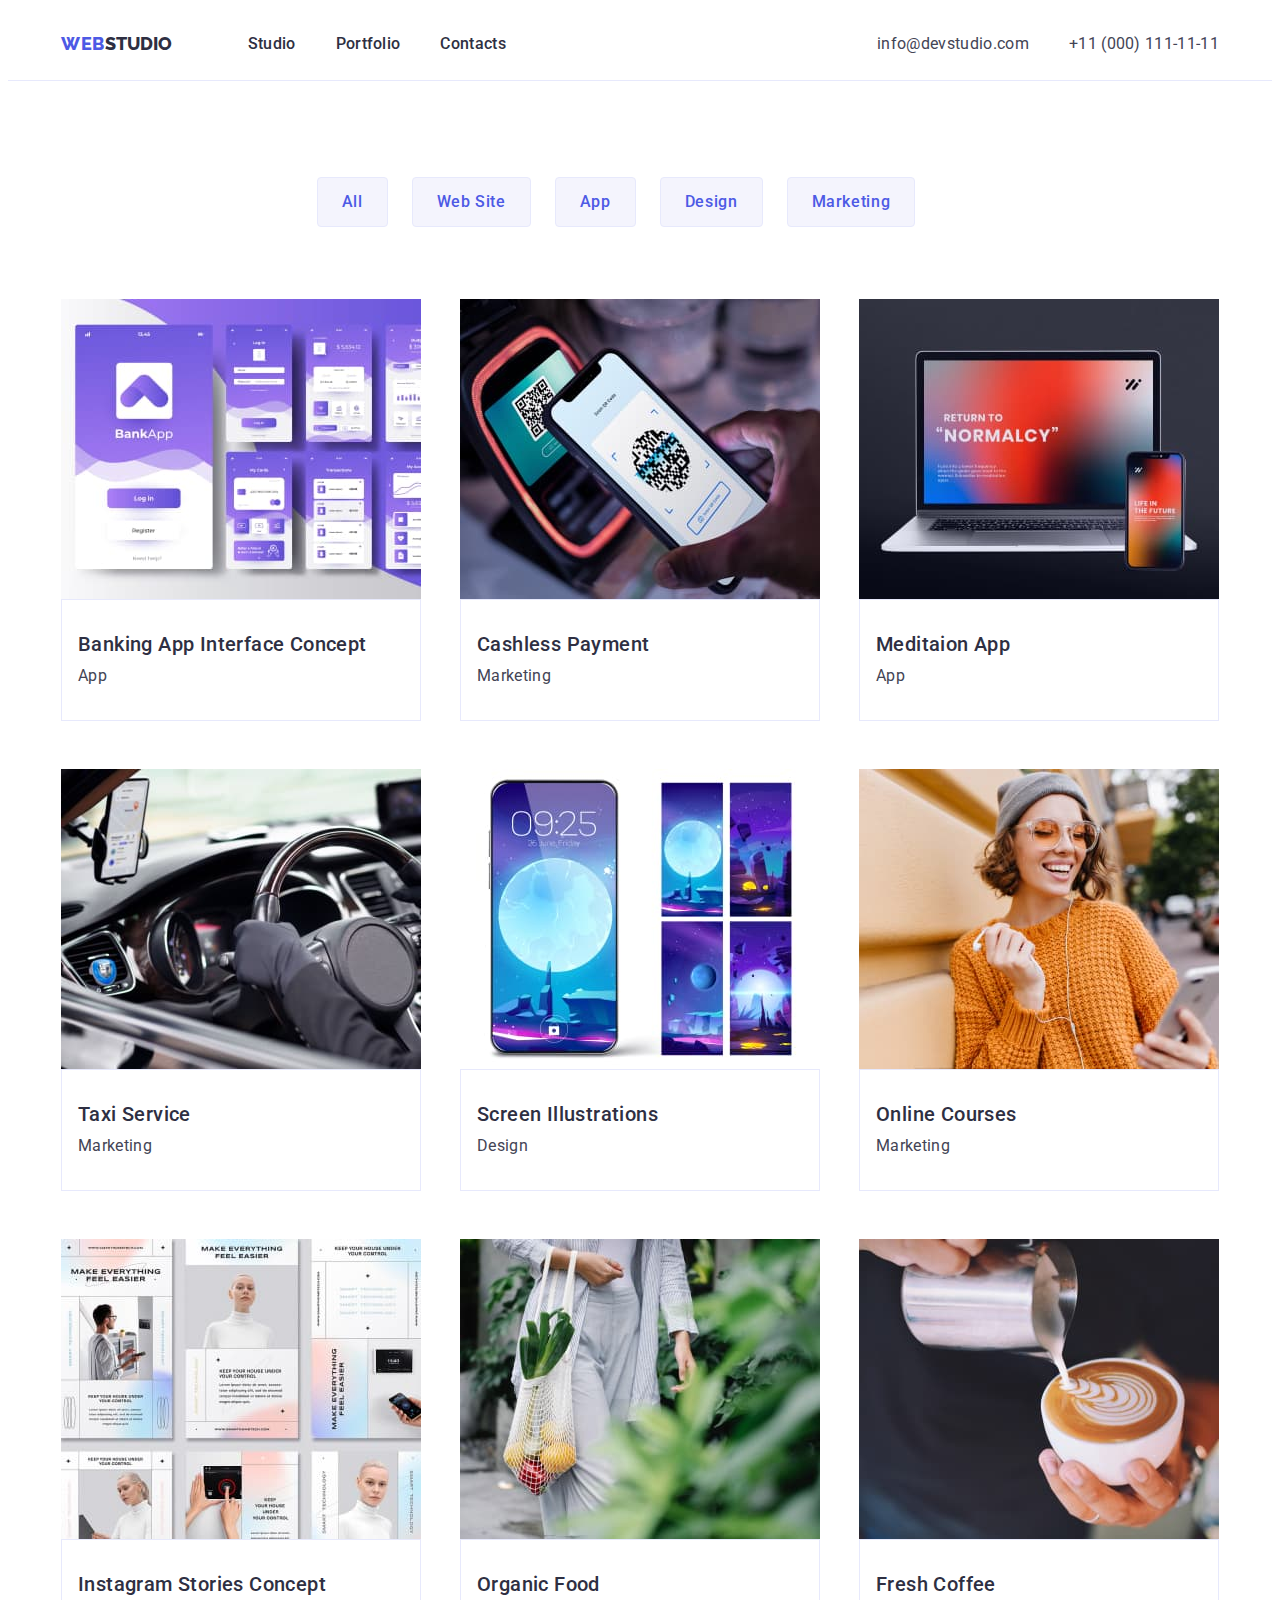
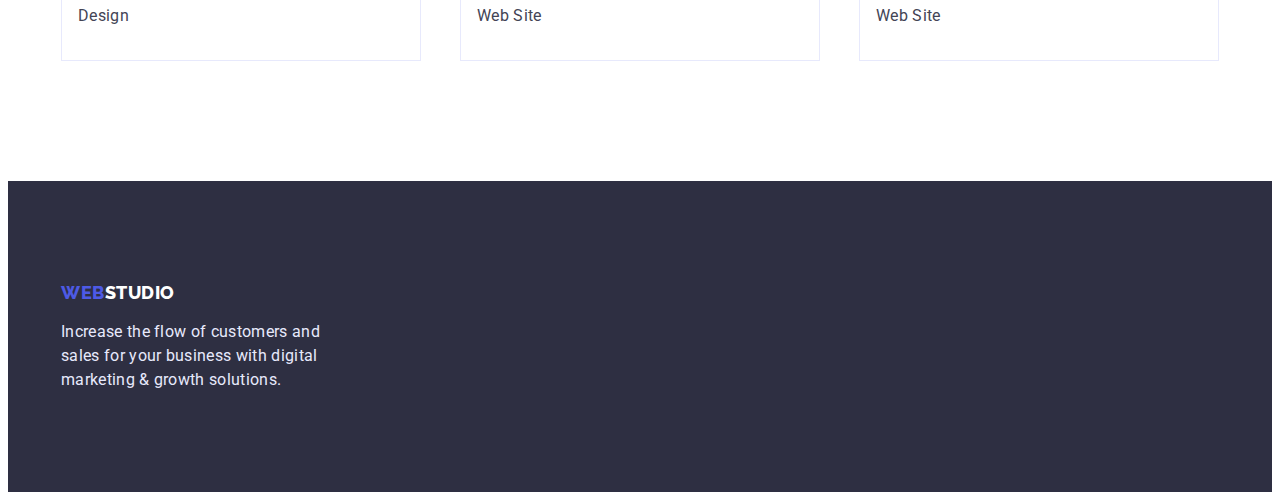
<file: portfolio.html>
<!DOCTYPE html>

<html lang="en">
<head>
    <meta charset="UTF-8">
    <meta http-equiv="X-UA-Compatible" content="IE=edge">
    <meta name="viewport" content="width=device-width, initial-scale=1.0">
    <title>WebStudio</title>
    <link rel="preconnect" href="https://fonts.googleapis.com">
    <link rel="preconnect" href="https://fonts.gstatic.com" crossorigin>
    <link href="https://fonts.googleapis.com/css2?family=Raleway:wght@800&family=Roboto:wght@400;500;700;900&display=swap" rel="stylesheet">
    <link rel="stylesheet" href="https://cdnjs.cloudflare.com/ajax/libs/modern-normalize/1.1.0/modern-normalize.min.css" 
    integrity="sha512-wpPYUAdjBVSE4KJnH1VR1HeZfpl1ub8YT/NKx4PuQ5NmX2tKuGu6U/JRp5y+Y8XG2tV+wKQpNHVUX03MfMFn9Q==" crossorigin="anonymous" referrerpolicy="no-referrer" />
    <link rel="stylesheet" href="./css/styles.css">
</head>

<body>
    <header class="page-header header-border"> 
        <nav class="container">
        <div class="main-nav">
            <a class="logo" href="./index.html"> <span class="logo-style">Web</span>Studio</a> 
            <ul class="site-nav list">
                <li class="item">
                    <a class="link" href="./index.html">Studio</a>
                </li>
                <li class="item">
                    <a class="link" href="./portfolio.html">Portfolio</a>
                </li>
                <li class="item">
                    <a class="link" href="">Contacts</a>
                </li>
            </ul>
            <address class="nav"> 
                <ul class="contacts-nav nav">
                    <li class="item">
                        <a class="link" href="mailto:info@devstudio.com">info@devstudio.com</a>
                    </li>
                    <li class="item">
                        <a class="link" href="tel:+110001111111">+11 (000) 111-11-11</a>
                    </li>
                </ul>
            </address>
        </div>  
        </nav>
    </header>

    <main>
        <h1 class="hidden">Portfolio</h1>
        <section class="container portfolio-section">
            <div class="filter-container">
            <ul class="btn list">
                <li class="btn-elements">
                    <button class="button">All</button>
                </li>  
                <li class="btn-elements">
                    <button class="button">Web Site</button>
                </li> 
                <li class="btn-elements">
                    <button class="button">App</button>
                </li> 
                <li class="btn-elements">
                    <button class="button">Design</button>
                </li>
                <li class="btn-elements">
                    <button class="button">Marketing</button>
                </li>
            </ul>
            </div>

        <ul class="flex-elements list">
            <li class="list-elements">
                <a class="link" href="">
                    <img src="./images/bancapp.jpg" alt="Banking App" width="360" class="product-img">
                    <div class="product-content">
                        <h2 class="section-title">Banking App Interface Concept</h2>
                        <p class="text">App</p>
                    </div>
                </a>
            </li>
            <li class="list-elements">
                <a class="link" href="">
                    <img src="./images/cashless.jpg" alt="Cashless Payment" width="360" class="product-img">
                    <div class="product-content">
                        <h2 class="section-title">Cashless Payment</h2>
                        <p class="text">Marketing</p>
                    </div>
                </a>
            </li>
            <li class="list-elements">
                <a class="link" href="">
                    <img src="./images/pc_phone.jpg" alt="Meditaion App" width="360" class="product-img">
                    <div class="product-content">
                        <h2 class="section-title">Meditaion App</h2>
                        <p class="text">App</p>
                    </div>
                </a>
            </li>
            <li class="list-elements">
                <a class="link" href="">
                    <img src="./images/taxi.jpg" alt="Taxi Service" width="360" class="product-img">
                    <div class="product-content">
                        <h2 class="section-title">Taxi Service</h2>
                        <p class="text">Marketing</p>
                    </div>
                </a>
            </li>
            <li class="list-elements">
                <a class="link" href="">
                    <img src="./images/screen.jpg" alt="Screen Illustrations" width="360" class="product-img">
                    <div class="product-content">
                        <h2 class="section-title">Screen Illustrations</h2>
                        <p class="text">Design</p>
                    </div>
                </a>
            </li>
            <li class="list-elements">
                <a class="link" href="">
                    <img src="./images/ms.jpg" alt="Online Courses" width="360" class="product-img">
                    <div class="product-content">
                        <h2 class="section-title">Online Courses</h2>
                        <p class="text">Marketing</p>
                    </div>
                </a>
            </li>
            <li class="list-elements">
                <a class="link" href="">
                    <img src="./images/istagram.jpg" alt="Instagram Stories Concept" width="360" class="product-img">
                    <div class="product-content">
                        <h2 class="section-title">Instagram Stories Concept</h2>
                        <p class="text">Design</p>
                    </div>
                </a>
            </li>
            <li class="list-elements">
                <a class="link" href="">
                    <img src="./images/food.jpg" alt="Organic Food" width="360" class="product-img">
                    <div class="product-content">
                        <h2 class="section-title">Organic Food</h2>
                        <p class="text">Web Site</p>
                    </div>
                </a>
            </li>
            <li class="list-elements">
                <a class="link" href="">
                    <img src="./images/coffee.jpg" alt="Fresh Coffee" width="360" class="product-img">
                    <div class="product-content">
                    <h2 class="section-title">Fresh Coffee</h2>
                    <p class="text">Web Site</p>
                </div>
                </a>
            </li>
        </ul>
    </section>
</main>

<footer class="footer-bg">
<div class="container">
    <a class="logo-footer" href="./index.html"><span class="logo-style">Web</span>Studio</a>
    <p class="text-footer">Increase the flow of customers and sales for your business with digital marketing & growth solutions.</p>
</div>
</footer>
</body>
</html>
</file>
<file: css/styles.css>
:root {
  --primary-text-color: #434455;
  --secondary-text-color: #2e2f42;
  --accent-color: #4d5ae5;
  --secondary-accent-color: #404bbf;
  --primary-white-color: #ffffff;
}

h1,
h2,
h3,
h4,
h5,
h6,
p {
  margin: 0;
}

html {
  box-sizing: border-box;
}

.list {
  padding: 0;
  margin: 0;
  list-style: none;
}

.link {
  text-decoration: none;
}

/*------------------------Header------------------------*/
body {
  font-family: "Roboto", sans-serif;
  
  background-color: var(--primary-white-color);
  color: var(--primary-text-color);
}

.hidden {
  position: absolute;
  width: 1px;
  height: 1px;
  margin: -1px;
  border: 0;
  padding: 0;

  white-space: nowrap;
  clip-path: inset(100%);
  clip: rect(0 0 0 0);
  overflow: hidden;
}

.logo {
  text-decoration: none;
  font-family: "Raleway", sans-serif;
  font-weight: 800;
  font-size: 18px;
  line-height: 1.3;
  text-transform: uppercase;

  color: var(--secondary-text-color);
}

.logo-style {
  text-decoration: none;
  font-family: "Raleway", sans-serif;
  font-weight: 800;
  font-size: 18px;
  line-height: 1.3;
  letter-spacing: 0.03em;
  text-transform: uppercase;

  color: var(--accent-color);
}

.page-header {
  list-style: none;

  background:var(--primary-white-color);
}

.header-border {
  border-bottom: 1px solid #E7E9FC;
}

.main-nav {
  display: flex;
  align-items: center;
}

.container {
  margin-right: auto;
  margin-left: auto;
  width: 1158px;
  padding-right: 15px;
  padding-left: 15px;
}

/*------------------------Navigation------------------------*/
.site-nav .link:hover,
.site-nav .link:focus {
  color: var(--secondary-accent-color);
}

.site-nav {
  display: flex;
  margin-left: 76px;
}

.site-nav .item:not(:last-child){
  margin-right: 40px;
}

.site-nav .link {
  text-decoration: none;
  display: block;
  padding-top: 24px;
  padding-bottom: 24px;

  font-weight: 500;
  font-size: 16px;
  line-height: 1.5;
  letter-spacing: 0.02em;

  color: var(--secondary-text-color);
}

/*------------------------Phone number at Email------------------------*/
.nav {
  list-style: none;
  font-style: inherit;
  margin-left: auto;
}

.nav .link:hover,
.nav .link:focus {
  color: var(--secondary-accent-color);
}

.contacts-nav {
  display: flex;
}

.contacts-nav .item:not(:last-child) {
  margin-right: 40px;
}

.contacts-nav .link {
  list-style: none;
  font-style: inherit;
  font-size: 16px;
  line-height: 1.5;
  letter-spacing: 0.02em;
  text-decoration: none;

  color: var(--primary-text-color);
}

/*------------------------Hero------------------------*/
.hero-container {
  text-align: center;
}

.hero-title {
  margin-bottom: 48px;
  font-size: 56px;
  line-height: 1.07;
  letter-spacing: 0.02em;
  /*max-width*/

  color: var(--primary-white-color);
}

.flex-container {
  width: calc((100% - 72px) / 4);
  margin-right: 24px;
}

.flex-container:nth-child(4) {
  margin-right: 0;
}

.features-container{
  padding-top: 120px;
  padding-bottom: 120px;
}

.feature-list {
  display: flex;
  margin-top: 0;
}

.uptitle {
  padding-bottom: 8px;
}

.hero {
  padding-top: 188px;
  padding-bottom: 188px;

  background: var(--secondary-text-color);
}

/*------------------------Main button------------------------*/
.button-submit {
  font-family: "Roboto", sans-serif;
  font-weight: 500;
  font-size: 16px;
  line-height: 1.5;
  letter-spacing: 0.04em;
  box-shadow: 0px 4px 4px rgba(0, 0, 0, 0.15);
  border-radius: 4px;
  padding: 16px 32px;
  border: 0;
  margin: inherit;

  color: var(--primary-white-color);
  background: var(--accent-color);
}

.button-submit:hover,
.button-submit:focus {
  color: var(--primary-white-color);
  background: var(--secondary-accent-color);
}

/*------------------------Portfolio Nav------------------------*/
.button {
  cursor: pointer;
  font-family: "Roboto", sans-serif;
  font-weight: 500;
  font-size: 16px;
  line-height: 1.5;
  letter-spacing: 0.04em;
  padding: 12px 24px;
  border-radius: 4px;

  border: 1px solid #E7E9FC;
  color: var(--accent-color);
  background: #f4f4fd;
  border: 1px solid #e7e9fc;
}

.button:hover,
.button:focus {
  color: var(--primary-white-color);
  background: var(--secondary-accent-color);
}

.btn {
  display: flex;
  justify-content: center;
  margin-right: 24px;
}

.btn-elements {
  margin-right: 24px;
}

.portfolio-section {
  padding-top: 96px;
  padding-bottom: 120px;
}

.filter-container{
  margin-bottom: 72px;

}

/*------------------------Features------------------------*/
.features-title {
  font-weight: 500;
  font-size: 20px;
  line-height: 1.2;
  letter-spacing: 0.02em;

  color: var(--secondary-text-color);
}

.section-title {
  font-weight: 500;
  font-size: 20px;
  line-height: 1.2;
  letter-spacing: 0.02em;
  margin-bottom: 8px;

  color: var(--secondary-text-color);
}

.subject-container {
  padding-bottom: 120px;
}

.section-subject {
  font-size: 36px;
  line-height: 1.1;
  letter-spacing: 0.02em;
  text-align: center;
  margin-bottom: 72px;

  color:var(--secondary-text-color);
}

.list-subject {
  display: flex;
  justify-content: space-between;
}

.flex-subject {
  background: linear-gradient(0deg, rgba(77, 90, 229, 0.1), rgba(77, 90, 229, 0.1)), url(2368.jpg);
}

.img-subject{
  display: block;
}

.features-text {
  font-size: 16px;
  line-height: 1.5;
  letter-spacing: 0.02em;

  color: var(--primary-text-color);
}

.team-bg {
  padding-top: 120px;
  padding-bottom: 120px;

  background: #F4F4FD;
}

.section-team {
  font-size: 36px;
  line-height: 1.1;
  letter-spacing: 0.02em;
  text-align: center;
  margin-bottom: 72px;

  color:var(--secondary-text-color);
}

.team-members{
  display: flex;
  justify-content: space-between;
  text-align: center;
}
    
.team-members:nth-child(3n+1) {
  margin-right: 0;
}
  
.team-members-nam {
  font-weight: 500;
  font-size: 20px;
  line-height: 1.2;
  letter-spacing: 0.02em;
  margin-bottom: 8px;

  color: var(--secondary-text-color); 
}

.team-members-items{
  box-shadow: 0px 1px 6px rgba(46, 47, 66, 0.08), 0px 1px 1px rgba(46, 47, 66, 0.16), 0px 2px 1px rgba(46, 47, 66, 0.08);
  border-radius: 0px 0px 4px 4px;
  
  background: var(--primary-white-color);
}

.team-members-pos {
  font-size: 16px;
  line-height: 1.5;
  letter-spacing: 0.02em;

  color: var(--primary-text-color);
}

.team-container {
  padding-top: 32px;
  padding-bottom: 32px;
}

.text {
  font-size: 16px;
  line-height: 1.5;
  letter-spacing: 0.02em;

  color: var(--primary-text-color);
}

.flex-elements{
  display: flex;
  flex-wrap: wrap;
  justify-content: space-between;
}

.flex-elements:nth-child(2n+1) {
  margin-right: 0;
}

.list-elements{
  margin-bottom: 48px;
}

.list-elements:nth-child(n + 6) {
  margin-bottom: 0;
}

.product-content {
  border: 1px solid #E7E9FC;
  padding: 32px 16px 32px 16px;
}

.product-img {
  display: block;
}

/*------------------------Footer------------------------*/
.logo-footer {
  text-decoration: none;
  font-family: "Raleway", sans-serif;
  font-weight: 800;
  font-size: 18px;
  line-height: 1.2;
  letter-spacing: 0.03em;
  text-transform: uppercase;

  color: var(--primary-white-color);
}

.text-footer {
  font-size: 16px;
  line-height: 1.5;
  letter-spacing: 0.02em;
  width: 264px;
  margin-top: 16px;

  color: #e7e9fc;
}

.footer-bg {
padding-top: 100px;
padding-bottom: 100px;

background: var(--secondary-text-color);
}
</file>
